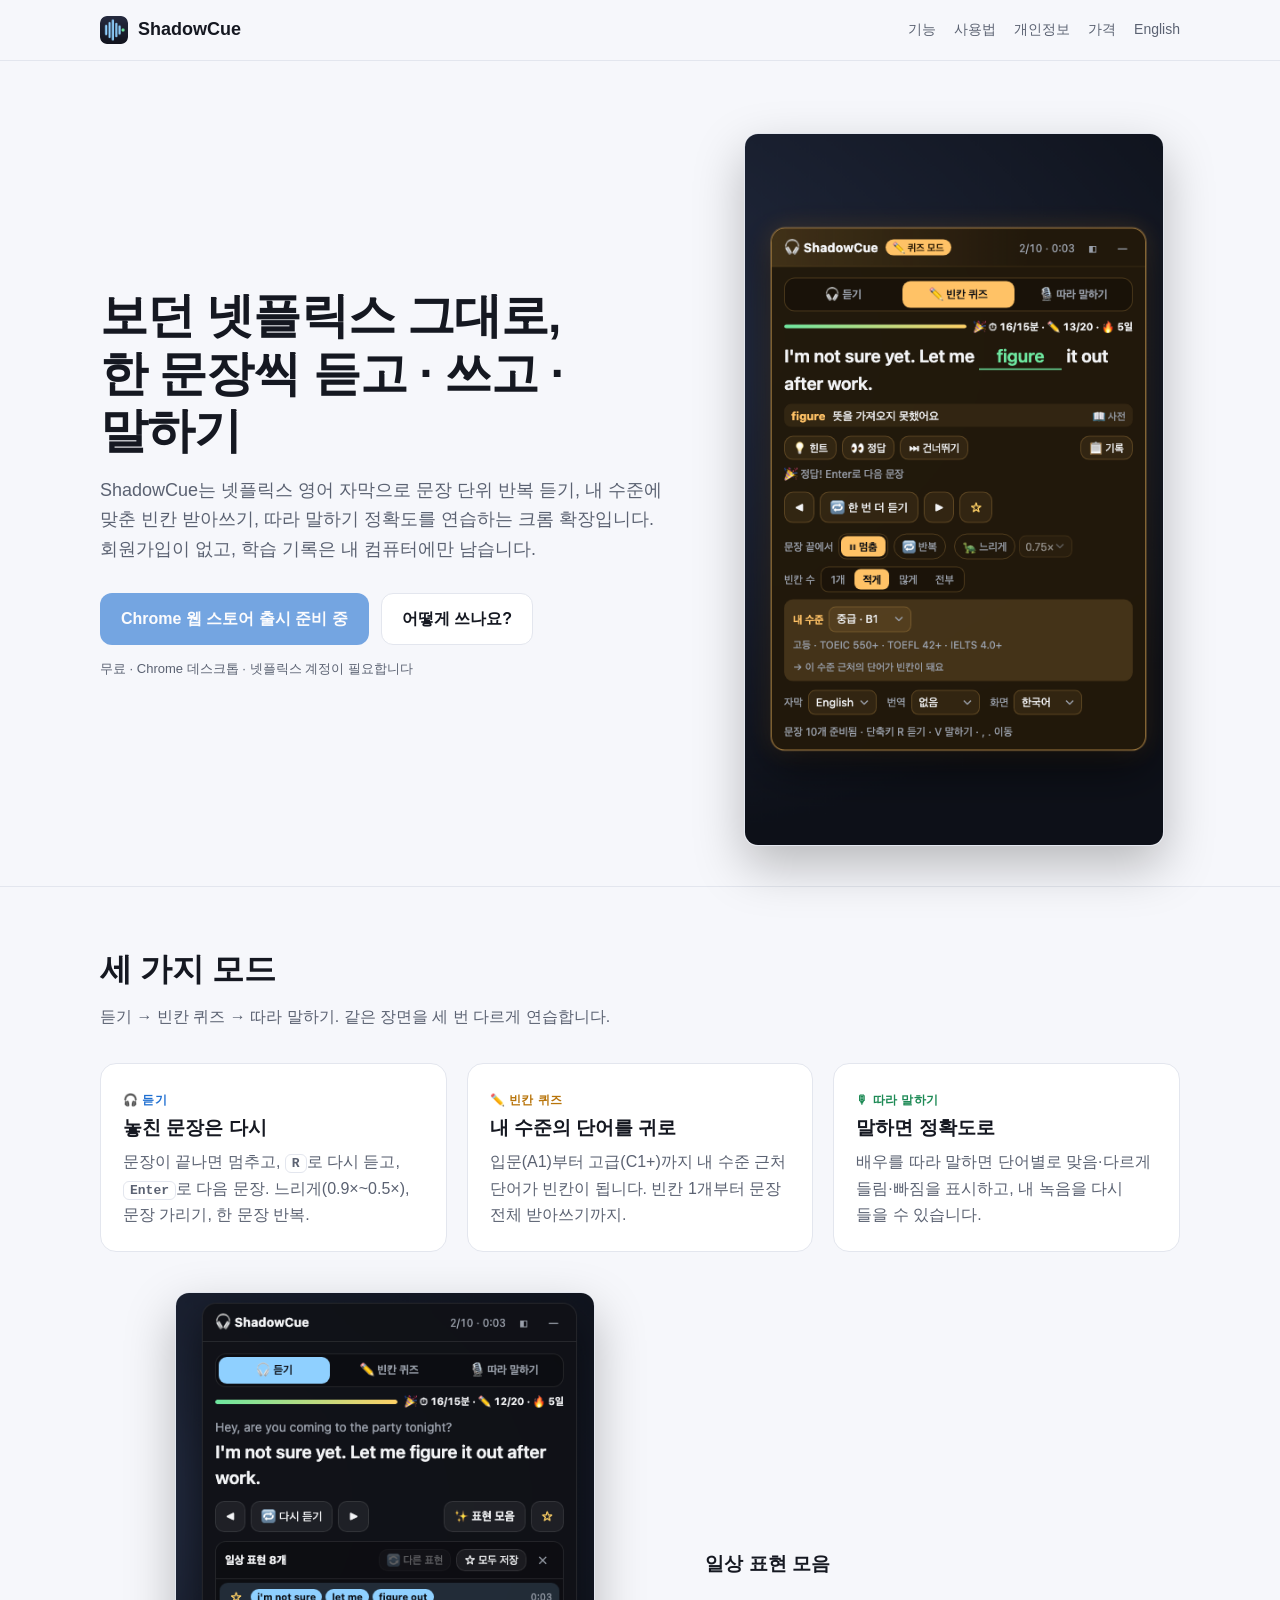
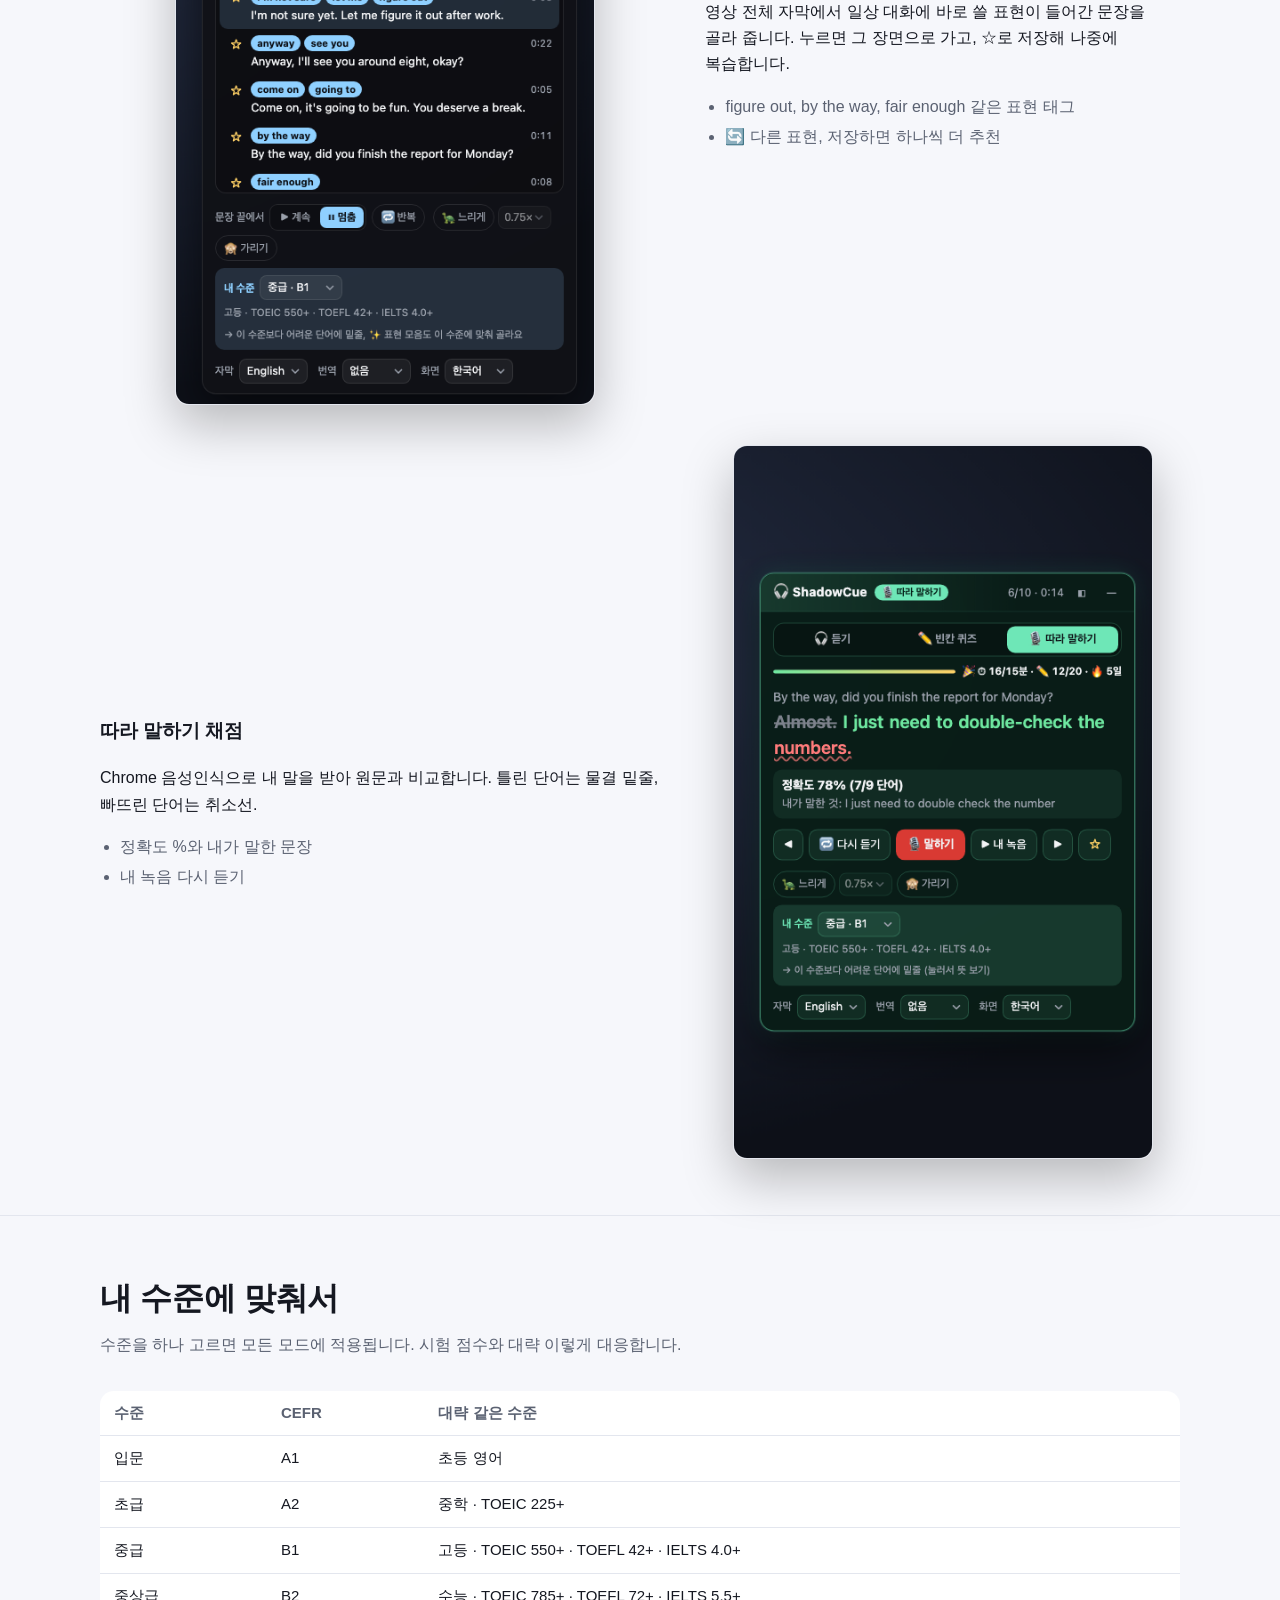
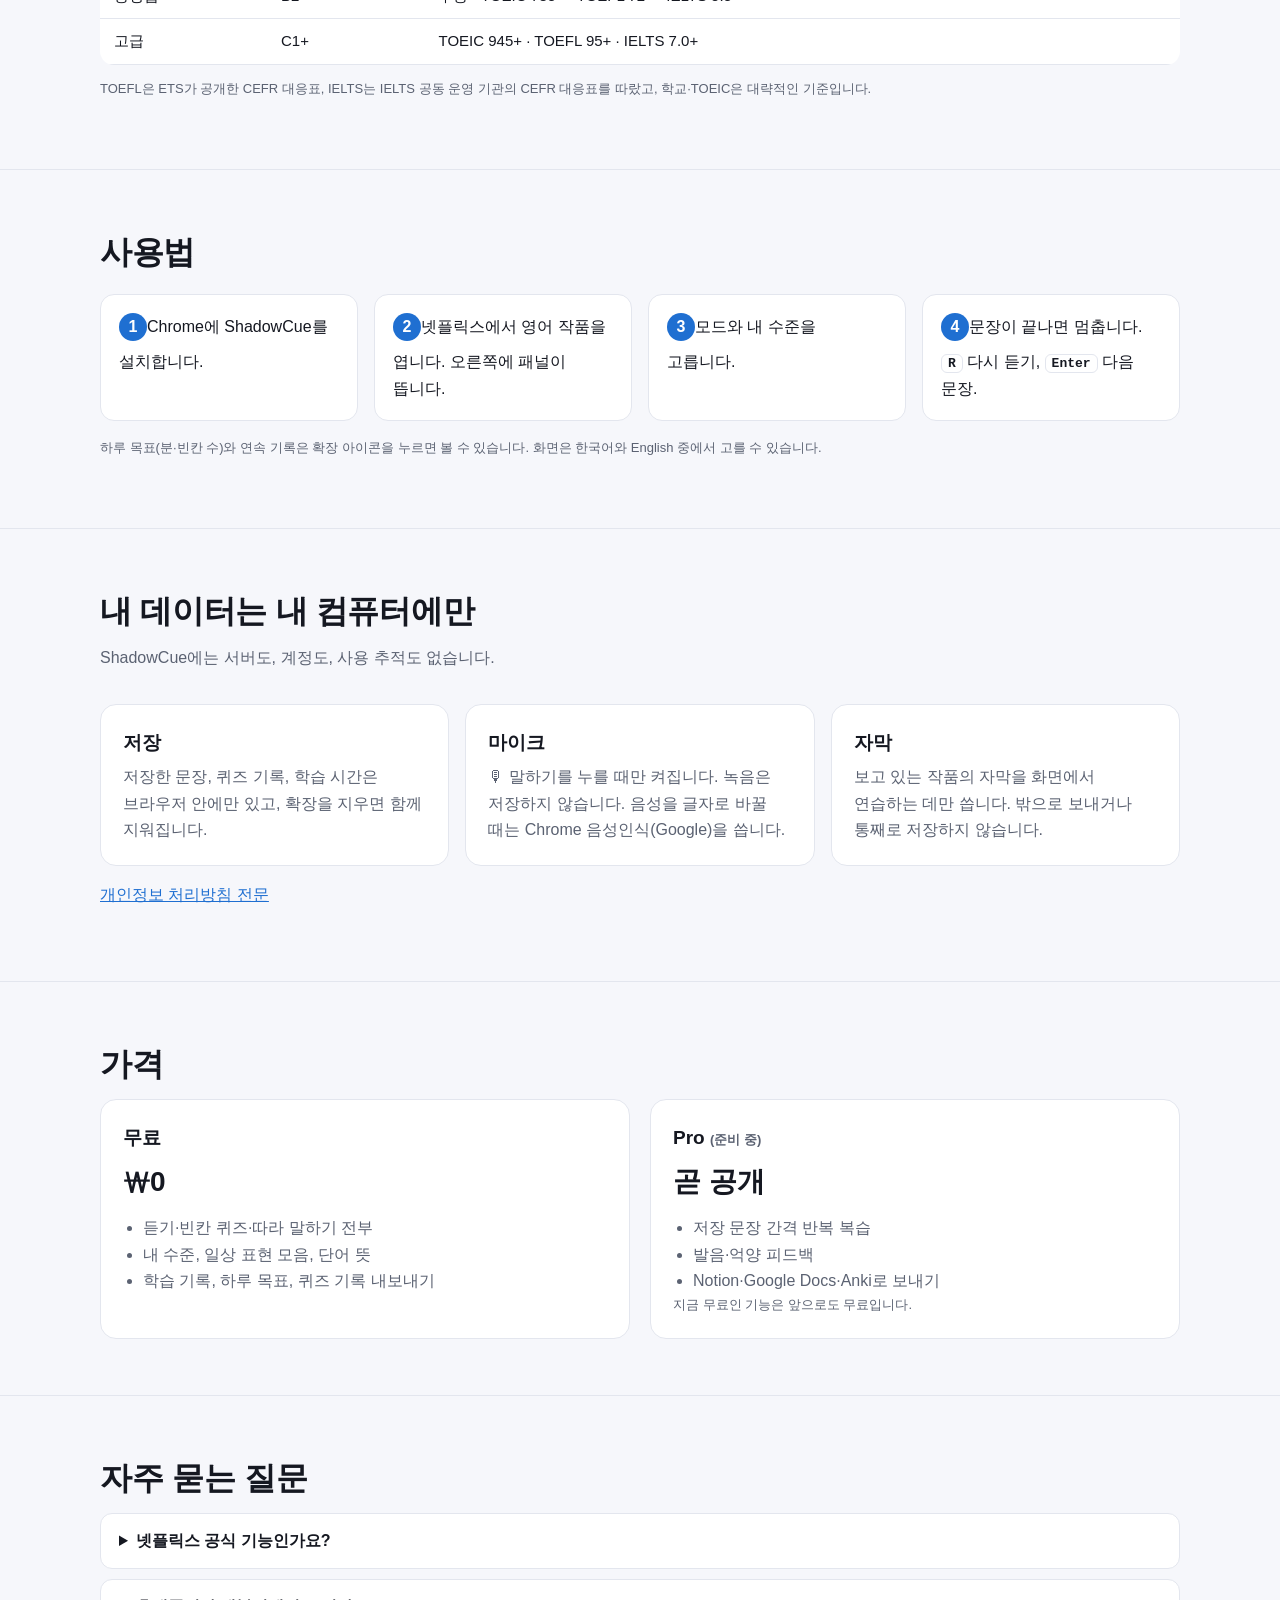
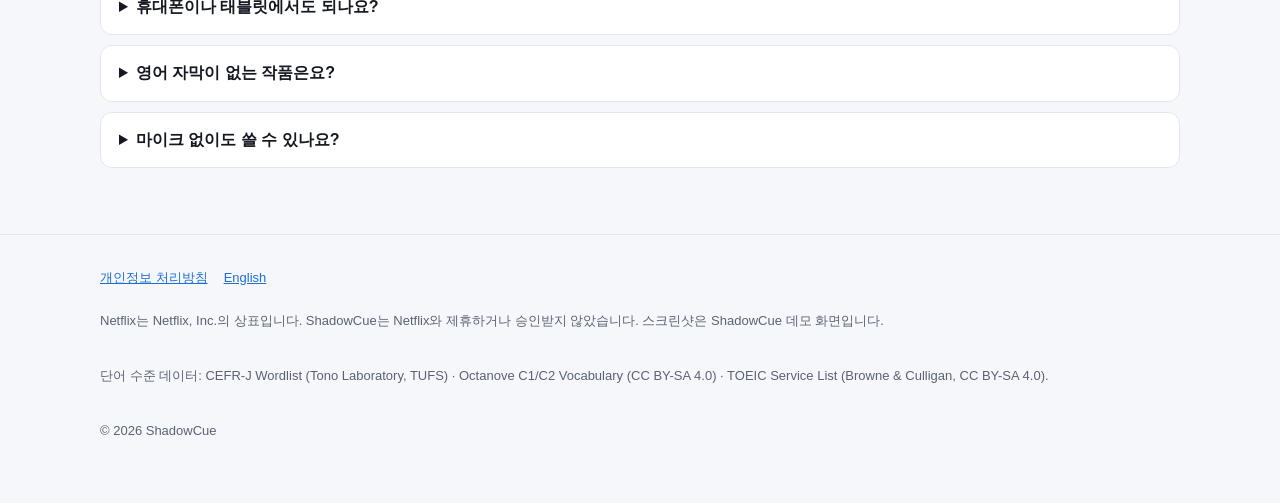
<file: index.html>
<!doctype html>
<html lang="ko">
<head>
  <meta charset="utf-8">
  <meta name="viewport" content="width=device-width, initial-scale=1">
  <meta name="color-scheme" content="light dark">
  <title>ShadowCue — 보던 넷플릭스로 영어 듣기·받아쓰기·따라 말하기</title>
  <meta name="description" content="넷플릭스 영어 자막으로 한 문장씩 다시 듣고, 내 수준에 맞는 빈칸을 채우고, 따라 말하면 정확도를 알려 주는 무료 크롬 확장. 계정도, 서버 전송도 없습니다.">
  <meta property="og:title" content="ShadowCue — 보던 넷플릭스로 영어 연습">
  <meta property="og:description" content="한 문장씩 듣고 · 빈칸 쓰고 · 따라 말하기. 데이터는 내 컴퓨터에만.">
  <meta property="og:image" content="img/shot-quiz-ko.png">
  <link rel="icon" href="img/icon.png">
  <link rel="alternate" hreflang="en" href="en/">
  <link rel="stylesheet" href="style.css">
</head>
<body>
  <header class="top">
    <div class="wrap">
      <a class="brand" href="./"><img src="img/icon.png" alt="" width="28" height="28">ShadowCue</a>
      <nav aria-label="페이지 메뉴">
        <a href="#modes">기능</a>
        <a href="#how" class="hide-sm">사용법</a>
        <a href="#privacy" class="hide-sm">개인정보</a>
        <a href="#pricing">가격</a>
        <a href="en/" lang="en" hreflang="en">English</a>
      </nav>
    </div>
  </header>

  <main>
    <div class="wrap hero">
      <div>
        <h1>보던 넷플릭스 그대로,<br>한 문장씩 듣고 · 쓰고 · 말하기</h1>
        <p class="lead">ShadowCue는 넷플릭스 영어 자막으로 문장 단위 반복 듣기, 내 수준에 맞춘 빈칸 받아쓰기, 따라 말하기 정확도를 연습하는 크롬 확장입니다. 회원가입이 없고, 학습 기록은 내 컴퓨터에만 남습니다.</p>
        <div class="cta">
          <span class="btn primary" aria-disabled="true">Chrome 웹 스토어 출시 준비 중</span>
          <a class="btn" href="#how">어떻게 쓰나요?</a>
        </div>
        <p class="note">무료 · Chrome 데스크톱 · 넷플릭스 계정이 필요합니다</p>
      </div>
      <img class="shot" src="img/shot-quiz-ko-panel.png" width="470" height="800" alt="넷플릭스 재생 화면 오른쪽에 뜬 ShadowCue 패널. 빈칸 퀴즈에서 figure를 맞혀 초록색으로 표시된 모습">
    </div>

    <section id="modes">
      <div class="wrap">
        <h2>세 가지 모드</h2>
        <p class="sub">듣기 → 빈칸 퀴즈 → 따라 말하기. 같은 장면을 세 번 다르게 연습합니다.</p>
        <div class="modes">
          <div class="card listen"><span class="tag">🎧 듣기</span><h3>놓친 문장은 다시</h3><p>문장이 끝나면 멈추고, <kbd>R</kbd>로 다시 듣고, <kbd>Enter</kbd>로 다음 문장. 느리게(0.9×~0.5×), 문장 가리기, 한 문장 반복.</p></div>
          <div class="card quiz"><span class="tag">✏️ 빈칸 퀴즈</span><h3>내 수준의 단어를 귀로</h3><p>입문(A1)부터 고급(C1+)까지 내 수준 근처 단어가 빈칸이 됩니다. 빈칸 1개부터 문장 전체 받아쓰기까지.</p></div>
          <div class="card speak"><span class="tag">🎙 따라 말하기</span><h3>말하면 정확도로</h3><p>배우를 따라 말하면 단어별로 맞음·다르게 들림·빠짐을 표시하고, 내 녹음을 다시 들을 수 있습니다.</p></div>
        </div>

        <div class="feature">
          <div class="text">
            <h3>일상 표현 모음</h3>
            <p>영상 전체 자막에서 일상 대화에 바로 쓸 표현이 들어간 문장을 골라 줍니다. 누르면 그 장면으로 가고, ☆로 저장해 나중에 복습합니다.</p>
            <ul><li>figure out, by the way, fair enough 같은 표현 태그</li><li>🔄 다른 표현, 저장하면 하나씩 더 추천</li></ul>
          </div>
          <img class="shot" src="img/shot-expr-ko-panel.png" width="470" height="800" loading="lazy" alt="표현 모음 목록: 표현 태그와 장면 시간이 붙은 문장들">
        </div>
        <div class="feature">
          <div class="text">
            <h3>따라 말하기 채점</h3>
            <p>Chrome 음성인식으로 내 말을 받아 원문과 비교합니다. 틀린 단어는 물결 밑줄, 빠뜨린 단어는 취소선.</p>
            <ul><li>정확도 %와 내가 말한 문장</li><li>내 녹음 다시 듣기</li></ul>
          </div>
          <img class="shot" src="img/shot-speak-ko-panel.png" width="470" height="800" loading="lazy" alt="따라 말하기 결과: 정확도 78%, 빠진 단어는 취소선, 다르게 들린 단어는 빨간 물결 밑줄">
        </div>
      </div>
    </section>

    <section id="levels">
      <div class="wrap">
        <h2>내 수준에 맞춰서</h2>
        <p class="sub">수준을 하나 고르면 모든 모드에 적용됩니다. 시험 점수와 대략 이렇게 대응합니다.</p>
        <table class="levels">
          <thead><tr><th>수준</th><th>CEFR</th><th>대략 같은 수준</th></tr></thead>
          <tbody>
            <tr><td>입문</td><td>A1</td><td>초등 영어</td></tr>
            <tr><td>초급</td><td>A2</td><td>중학 · TOEIC 225+</td></tr>
            <tr><td>중급</td><td>B1</td><td>고등 · TOEIC 550+ · TOEFL 42+ · IELTS 4.0+</td></tr>
            <tr><td>중상급</td><td>B2</td><td>수능 · TOEIC 785+ · TOEFL 72+ · IELTS 5.5+</td></tr>
            <tr><td>고급</td><td>C1+</td><td>TOEIC 945+ · TOEFL 95+ · IELTS 7.0+</td></tr>
          </tbody>
        </table>
        <p class="note">TOEFL은 ETS가 공개한 CEFR 대응표, IELTS는 IELTS 공동 운영 기관의 CEFR 대응표를 따랐고, 학교·TOEIC은 대략적인 기준입니다.</p>
      </div>
    </section>

    <section id="how">
      <div class="wrap">
        <h2>사용법</h2>
        <ol class="steps">
          <li>Chrome에 ShadowCue를 설치합니다.</li>
          <li>넷플릭스에서 영어 작품을 엽니다. 오른쪽에 패널이 뜹니다.</li>
          <li>모드와 내 수준을 고릅니다.</li>
          <li>문장이 끝나면 멈춥니다. <kbd>R</kbd> 다시 듣기, <kbd>Enter</kbd> 다음 문장.</li>
        </ol>
        <p class="note">하루 목표(분·빈칸 수)와 연속 기록은 확장 아이콘을 누르면 볼 수 있습니다. 화면은 한국어와 English 중에서 고를 수 있습니다.</p>
      </div>
    </section>

    <section id="privacy">
      <div class="wrap">
        <h2>내 데이터는 내 컴퓨터에만</h2>
        <p class="sub">ShadowCue에는 서버도, 계정도, 사용 추적도 없습니다.</p>
        <div class="privacy-points">
          <div class="card"><h3>저장</h3><p>저장한 문장, 퀴즈 기록, 학습 시간은 브라우저 안에만 있고, 확장을 지우면 함께 지워집니다.</p></div>
          <div class="card"><h3>마이크</h3><p>🎙 말하기를 누를 때만 켜집니다. 녹음은 저장하지 않습니다. 음성을 글자로 바꿀 때는 Chrome 음성인식(Google)을 씁니다.</p></div>
          <div class="card"><h3>자막</h3><p>보고 있는 작품의 자막을 화면에서 연습하는 데만 씁니다. 밖으로 보내거나 통째로 저장하지 않습니다.</p></div>
        </div>
        <p><a href="privacy.html">개인정보 처리방침 전문</a></p>
      </div>
    </section>

    <section id="pricing">
      <div class="wrap">
        <h2>가격</h2>
        <div class="price">
          <div class="card"><h3>무료</h3><div class="amount">₩0</div><ul><li>듣기·빈칸 퀴즈·따라 말하기 전부</li><li>내 수준, 일상 표현 모음, 단어 뜻</li><li>학습 기록, 하루 목표, 퀴즈 기록 내보내기</li></ul></div>
          <div class="card"><h3>Pro <span class="note">(준비 중)</span></h3><div class="amount">곧 공개</div><ul><li>저장 문장 간격 반복 복습</li><li>발음·억양 피드백</li><li>Notion·Google Docs·Anki로 보내기</li></ul><p class="note">지금 무료인 기능은 앞으로도 무료입니다.</p></div>
        </div>
      </div>
    </section>

    <section id="faq">
      <div class="wrap">
        <h2>자주 묻는 질문</h2>
        <details><summary>넷플릭스 공식 기능인가요?</summary><p>아닙니다. ShadowCue는 넷플릭스와 제휴하거나 승인받지 않은 독립 학습 도구입니다. 넷플릭스 재생 화면 위에 연습 패널을 띄웁니다.</p></details>
        <details><summary>휴대폰이나 태블릿에서도 되나요?</summary><p>지금은 데스크톱 Chrome에서만 동작합니다.</p></details>
        <details><summary>영어 자막이 없는 작품은요?</summary><p>영어 자막(또는 영어 CC)이 있는 작품에서만 쓸 수 있습니다.</p></details>
        <details><summary>마이크 없이도 쓸 수 있나요?</summary><p>네. 듣기와 빈칸 퀴즈는 마이크 없이 동작합니다.</p></details>
      </div>
    </section>
  </main>

  <footer>
    <div class="wrap">
      <nav><a href="privacy.html">개인정보 처리방침</a><a href="en/" lang="en">English</a></nav>
      <p>Netflix는 Netflix, Inc.의 상표입니다. ShadowCue는 Netflix와 제휴하거나 승인받지 않았습니다. 스크린샷은 ShadowCue 데모 화면입니다.</p>
      <p>단어 수준 데이터: CEFR-J Wordlist (Tono Laboratory, TUFS) · Octanove C1/C2 Vocabulary (CC BY-SA 4.0) · TOEIC Service List (Browne &amp; Culligan, CC BY-SA 4.0).</p>
      <p>© 2026 ShadowCue</p>
    </div>
  </footer>
</body>
</html>
</file>
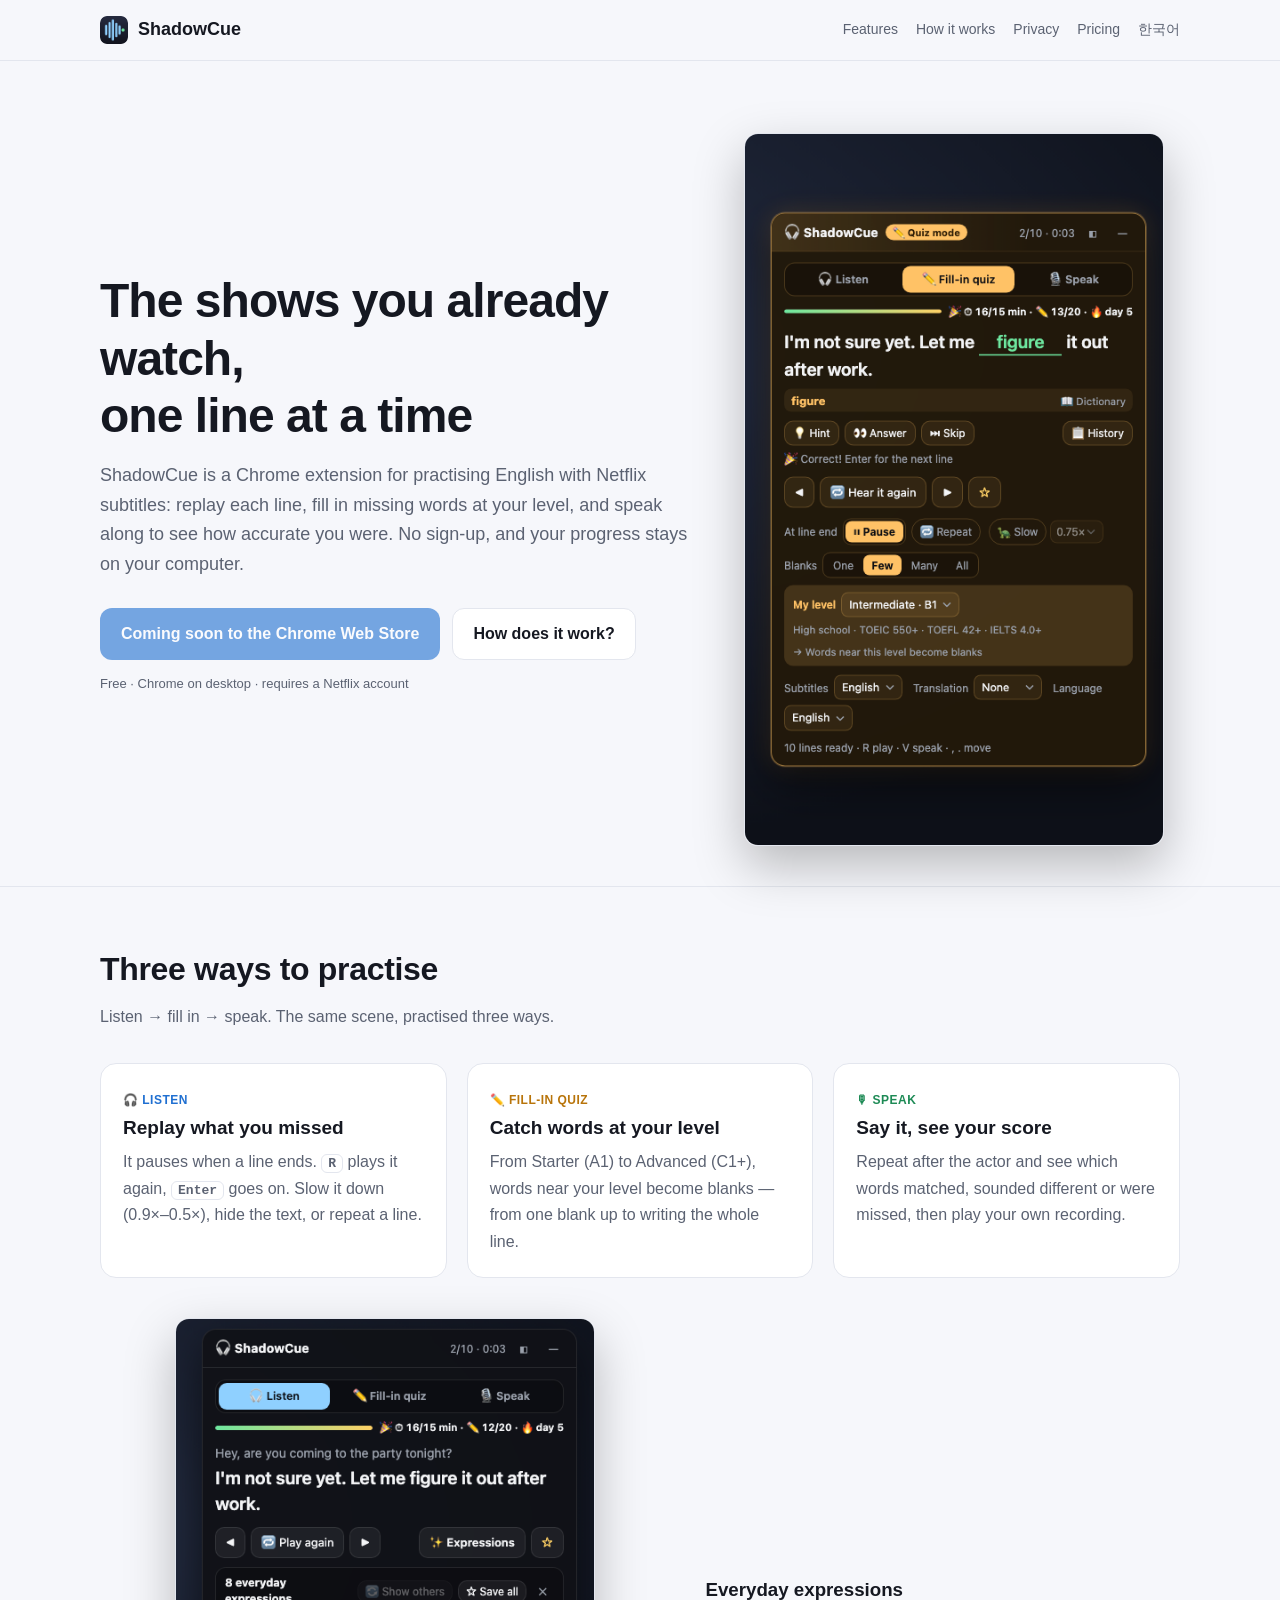
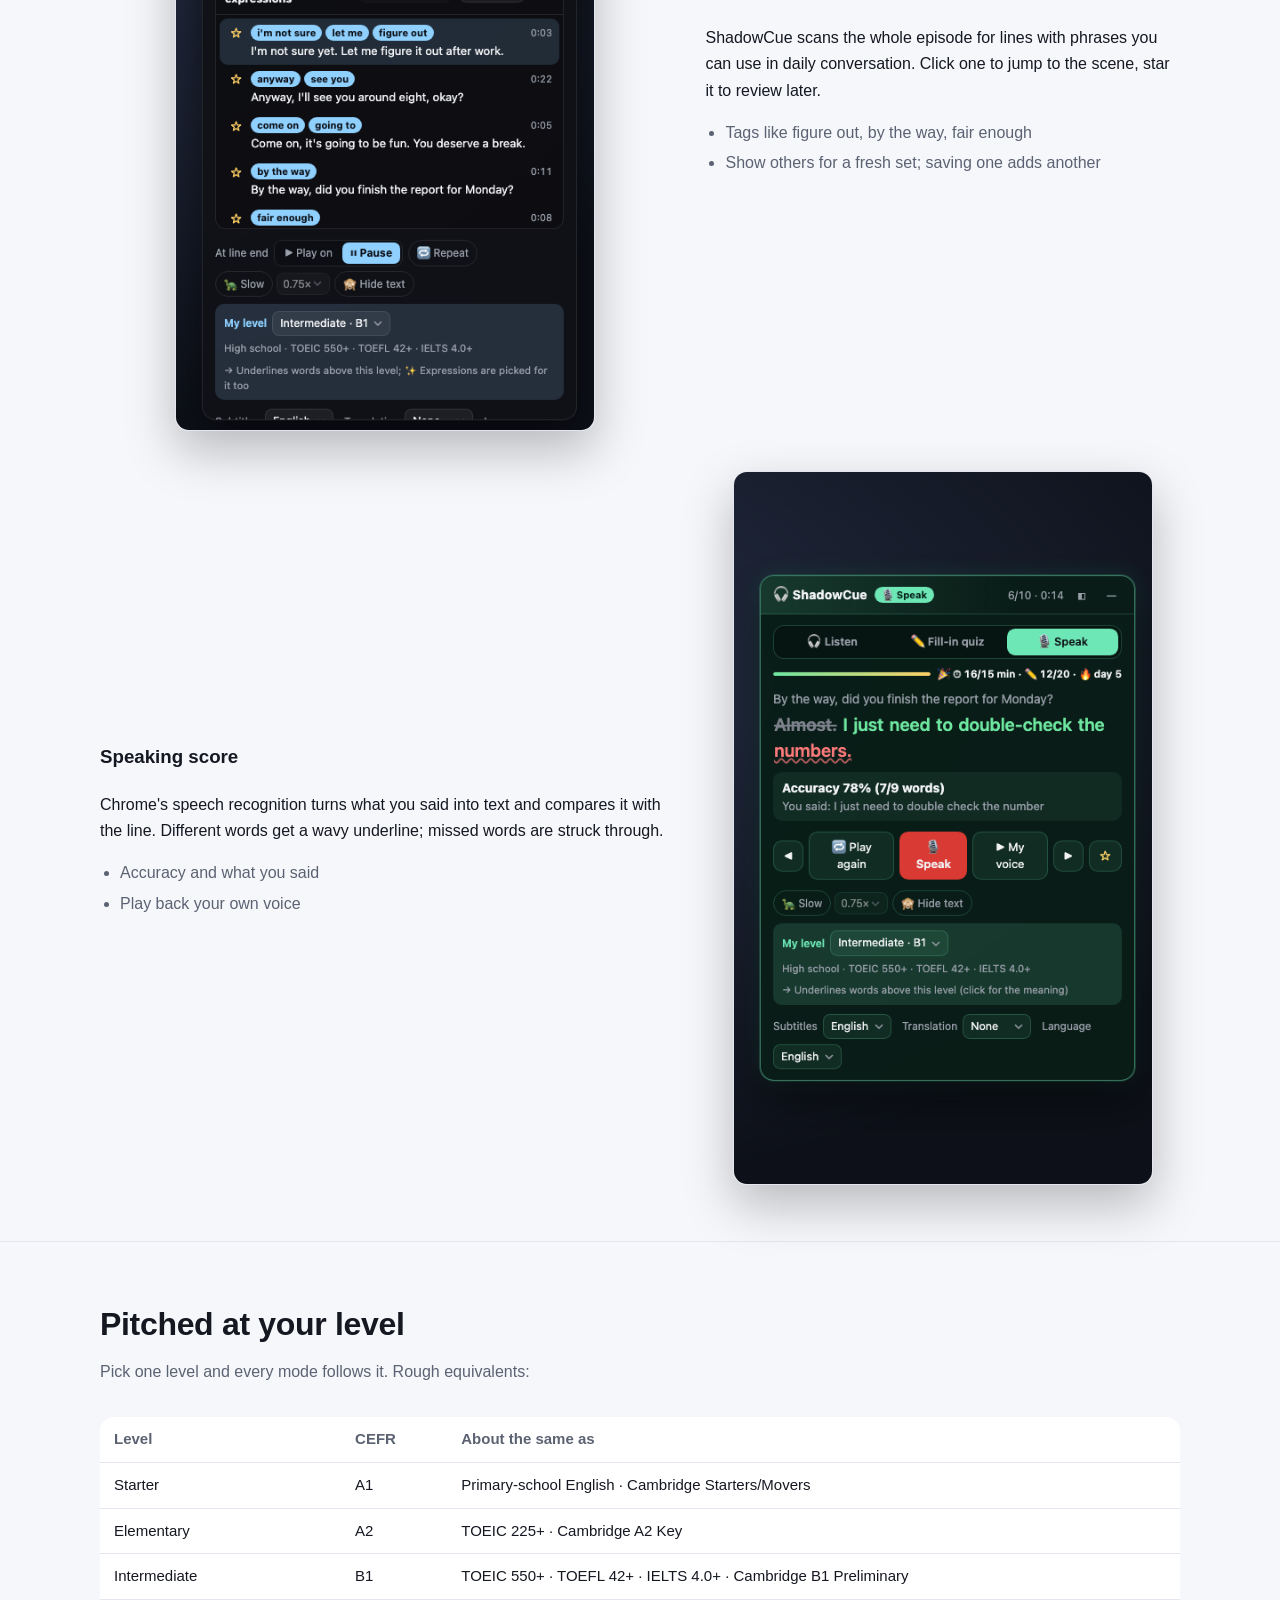
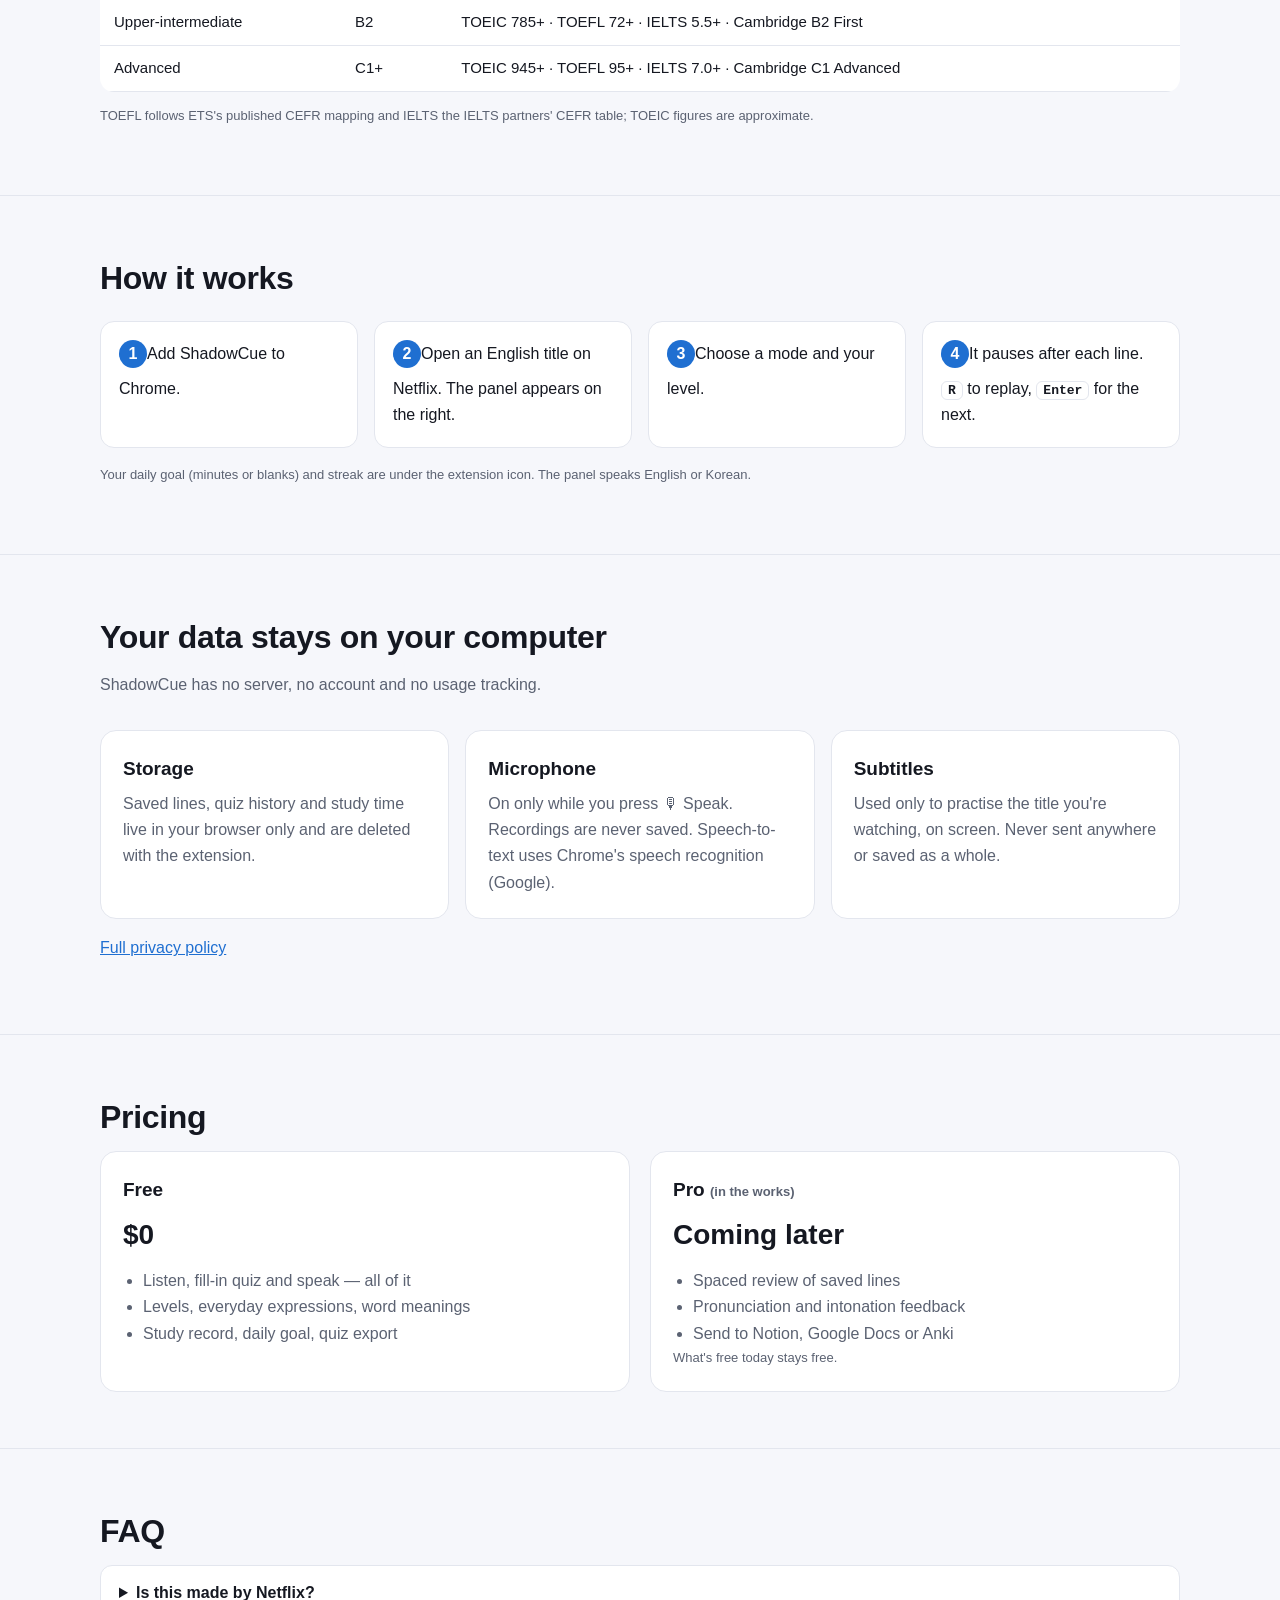
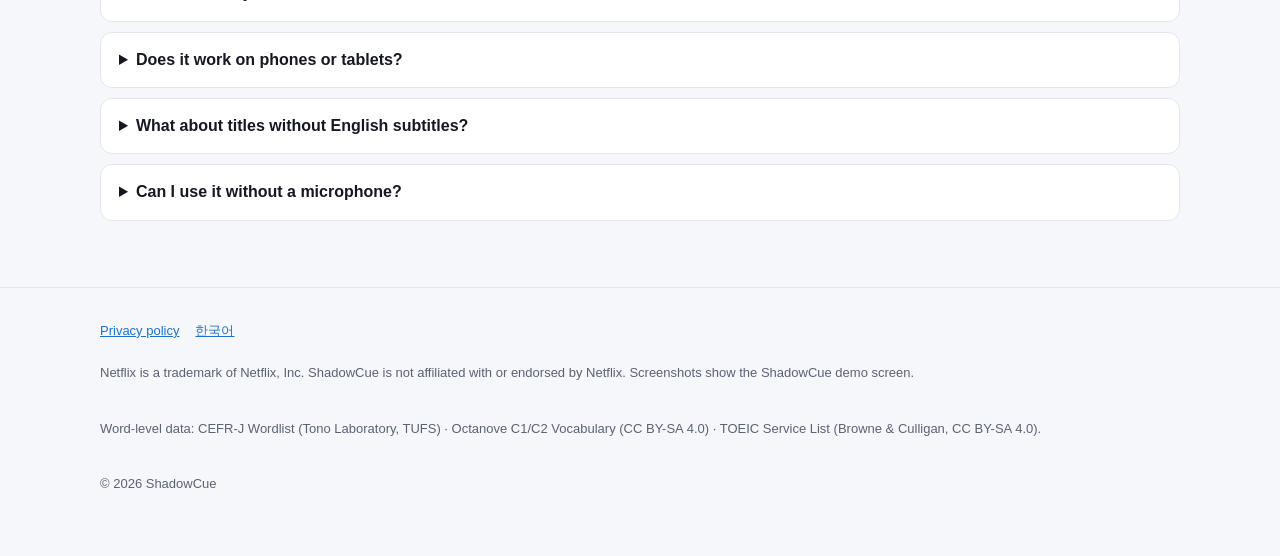
<file: en/index.html>
<!doctype html>
<html lang="en">
<head>
  <meta charset="utf-8">
  <meta name="viewport" content="width=device-width, initial-scale=1">
  <meta name="color-scheme" content="light dark">
  <title>ShadowCue — Practise English listening, dictation and speaking with Netflix</title>
  <meta name="description" content="A free Chrome extension for learning English with Netflix subtitles: replay line by line, fill in words at your level, and speak along with a score. No account, nothing leaves your computer.">
  <meta property="og:title" content="ShadowCue — English practice on the shows you already watch">
  <meta property="og:description" content="Listen line by line · fill in the blanks · speak along. Your data stays on your computer.">
  <meta property="og:image" content="../img/shot-quiz-en.png">
  <link rel="icon" href="../img/icon.png">
  <link rel="alternate" hreflang="ko" href="../">
  <link rel="stylesheet" href="../style.css">
</head>
<body>
  <header class="top">
    <div class="wrap">
      <a class="brand" href="./"><img src="../img/icon.png" alt="" width="28" height="28">ShadowCue</a>
      <nav aria-label="Page menu">
        <a href="#modes">Features</a>
        <a href="#how" class="hide-sm">How it works</a>
        <a href="#privacy" class="hide-sm">Privacy</a>
        <a href="#pricing">Pricing</a>
        <a href="../" lang="ko" hreflang="ko">한국어</a>
      </nav>
    </div>
  </header>

  <main>
    <div class="wrap hero">
      <div>
        <h1>The shows you already watch,<br>one line at a time</h1>
        <p class="lead">ShadowCue is a Chrome extension for practising English with Netflix subtitles: replay each line, fill in missing words at your level, and speak along to see how accurate you were. No sign-up, and your progress stays on your computer.</p>
        <div class="cta">
          <span class="btn primary" aria-disabled="true">Coming soon to the Chrome Web Store</span>
          <a class="btn" href="#how">How does it work?</a>
        </div>
        <p class="note">Free · Chrome on desktop · requires a Netflix account</p>
      </div>
      <img class="shot" src="../img/shot-quiz-en-panel.png" width="470" height="800" alt="The ShadowCue panel next to the video player, with the word figure filled in correctly in the fill-in quiz">
    </div>

    <section id="modes">
      <div class="wrap">
        <h2>Three ways to practise</h2>
        <p class="sub">Listen → fill in → speak. The same scene, practised three ways.</p>
        <div class="modes">
          <div class="card listen"><span class="tag">🎧 Listen</span><h3>Replay what you missed</h3><p>It pauses when a line ends. <kbd>R</kbd> plays it again, <kbd>Enter</kbd> goes on. Slow it down (0.9×–0.5×), hide the text, or repeat a line.</p></div>
          <div class="card quiz"><span class="tag">✏️ Fill-in quiz</span><h3>Catch words at your level</h3><p>From Starter (A1) to Advanced (C1+), words near your level become blanks — from one blank up to writing the whole line.</p></div>
          <div class="card speak"><span class="tag">🎙 Speak</span><h3>Say it, see your score</h3><p>Repeat after the actor and see which words matched, sounded different or were missed, then play your own recording.</p></div>
        </div>

        <div class="feature">
          <div class="text">
            <h3>Everyday expressions</h3>
            <p>ShadowCue scans the whole episode for lines with phrases you can use in daily conversation. Click one to jump to the scene, star it to review later.</p>
            <ul><li>Tags like figure out, by the way, fair enough</li><li>Show others for a fresh set; saving one adds another</li></ul>
          </div>
          <img class="shot" src="../img/shot-expr-en-panel.png" width="470" height="800" loading="lazy" alt="The expressions list: lines with phrase tags and scene times">
        </div>
        <div class="feature">
          <div class="text">
            <h3>Speaking score</h3>
            <p>Chrome's speech recognition turns what you said into text and compares it with the line. Different words get a wavy underline; missed words are struck through.</p>
            <ul><li>Accuracy and what you said</li><li>Play back your own voice</li></ul>
          </div>
          <img class="shot" src="../img/shot-speak-en-panel.png" width="470" height="800" loading="lazy" alt="Speaking result: 78% accuracy, a missed word struck through and a different-sounding word underlined in red">
        </div>
      </div>
    </section>

    <section id="levels">
      <div class="wrap">
        <h2>Pitched at your level</h2>
        <p class="sub">Pick one level and every mode follows it. Rough equivalents:</p>
        <table class="levels">
          <thead><tr><th>Level</th><th>CEFR</th><th>About the same as</th></tr></thead>
          <tbody>
            <tr><td>Starter</td><td>A1</td><td>Primary-school English · Cambridge Starters/Movers</td></tr>
            <tr><td>Elementary</td><td>A2</td><td>TOEIC 225+ · Cambridge A2 Key</td></tr>
            <tr><td>Intermediate</td><td>B1</td><td>TOEIC 550+ · TOEFL 42+ · IELTS 4.0+ · Cambridge B1 Preliminary</td></tr>
            <tr><td>Upper-intermediate</td><td>B2</td><td>TOEIC 785+ · TOEFL 72+ · IELTS 5.5+ · Cambridge B2 First</td></tr>
            <tr><td>Advanced</td><td>C1+</td><td>TOEIC 945+ · TOEFL 95+ · IELTS 7.0+ · Cambridge C1 Advanced</td></tr>
          </tbody>
        </table>
        <p class="note">TOEFL follows ETS's published CEFR mapping and IELTS the IELTS partners' CEFR table; TOEIC figures are approximate.</p>
      </div>
    </section>

    <section id="how">
      <div class="wrap">
        <h2>How it works</h2>
        <ol class="steps">
          <li>Add ShadowCue to Chrome.</li>
          <li>Open an English title on Netflix. The panel appears on the right.</li>
          <li>Choose a mode and your level.</li>
          <li>It pauses after each line. <kbd>R</kbd> to replay, <kbd>Enter</kbd> for the next.</li>
        </ol>
        <p class="note">Your daily goal (minutes or blanks) and streak are under the extension icon. The panel speaks English or Korean.</p>
      </div>
    </section>

    <section id="privacy">
      <div class="wrap">
        <h2>Your data stays on your computer</h2>
        <p class="sub">ShadowCue has no server, no account and no usage tracking.</p>
        <div class="privacy-points">
          <div class="card"><h3>Storage</h3><p>Saved lines, quiz history and study time live in your browser only and are deleted with the extension.</p></div>
          <div class="card"><h3>Microphone</h3><p>On only while you press 🎙 Speak. Recordings are never saved. Speech-to-text uses Chrome's speech recognition (Google).</p></div>
          <div class="card"><h3>Subtitles</h3><p>Used only to practise the title you're watching, on screen. Never sent anywhere or saved as a whole.</p></div>
        </div>
        <p><a href="privacy.html">Full privacy policy</a></p>
      </div>
    </section>

    <section id="pricing">
      <div class="wrap">
        <h2>Pricing</h2>
        <div class="price">
          <div class="card"><h3>Free</h3><div class="amount">$0</div><ul><li>Listen, fill-in quiz and speak — all of it</li><li>Levels, everyday expressions, word meanings</li><li>Study record, daily goal, quiz export</li></ul></div>
          <div class="card"><h3>Pro <span class="note">(in the works)</span></h3><div class="amount">Coming later</div><ul><li>Spaced review of saved lines</li><li>Pronunciation and intonation feedback</li><li>Send to Notion, Google Docs or Anki</li></ul><p class="note">What's free today stays free.</p></div>
        </div>
      </div>
    </section>

    <section id="faq">
      <div class="wrap">
        <h2>FAQ</h2>
        <details><summary>Is this made by Netflix?</summary><p>No. ShadowCue is an independent learning tool, not affiliated with or endorsed by Netflix. It shows a practice panel over the Netflix player.</p></details>
        <details><summary>Does it work on phones or tablets?</summary><p>Not yet — Chrome on desktop only.</p></details>
        <details><summary>What about titles without English subtitles?</summary><p>It needs English subtitles (or English CC) on the title.</p></details>
        <details><summary>Can I use it without a microphone?</summary><p>Yes. Listening and the fill-in quiz don't need one.</p></details>
      </div>
    </section>
  </main>

  <footer>
    <div class="wrap">
      <nav><a href="privacy.html">Privacy policy</a><a href="../" lang="ko">한국어</a></nav>
      <p>Netflix is a trademark of Netflix, Inc. ShadowCue is not affiliated with or endorsed by Netflix. Screenshots show the ShadowCue demo screen.</p>
      <p>Word-level data: CEFR-J Wordlist (Tono Laboratory, TUFS) · Octanove C1/C2 Vocabulary (CC BY-SA 4.0) · TOEIC Service List (Browne &amp; Culligan, CC BY-SA 4.0).</p>
      <p>© 2026 ShadowCue</p>
    </div>
  </footer>
</body>
</html>
</file>
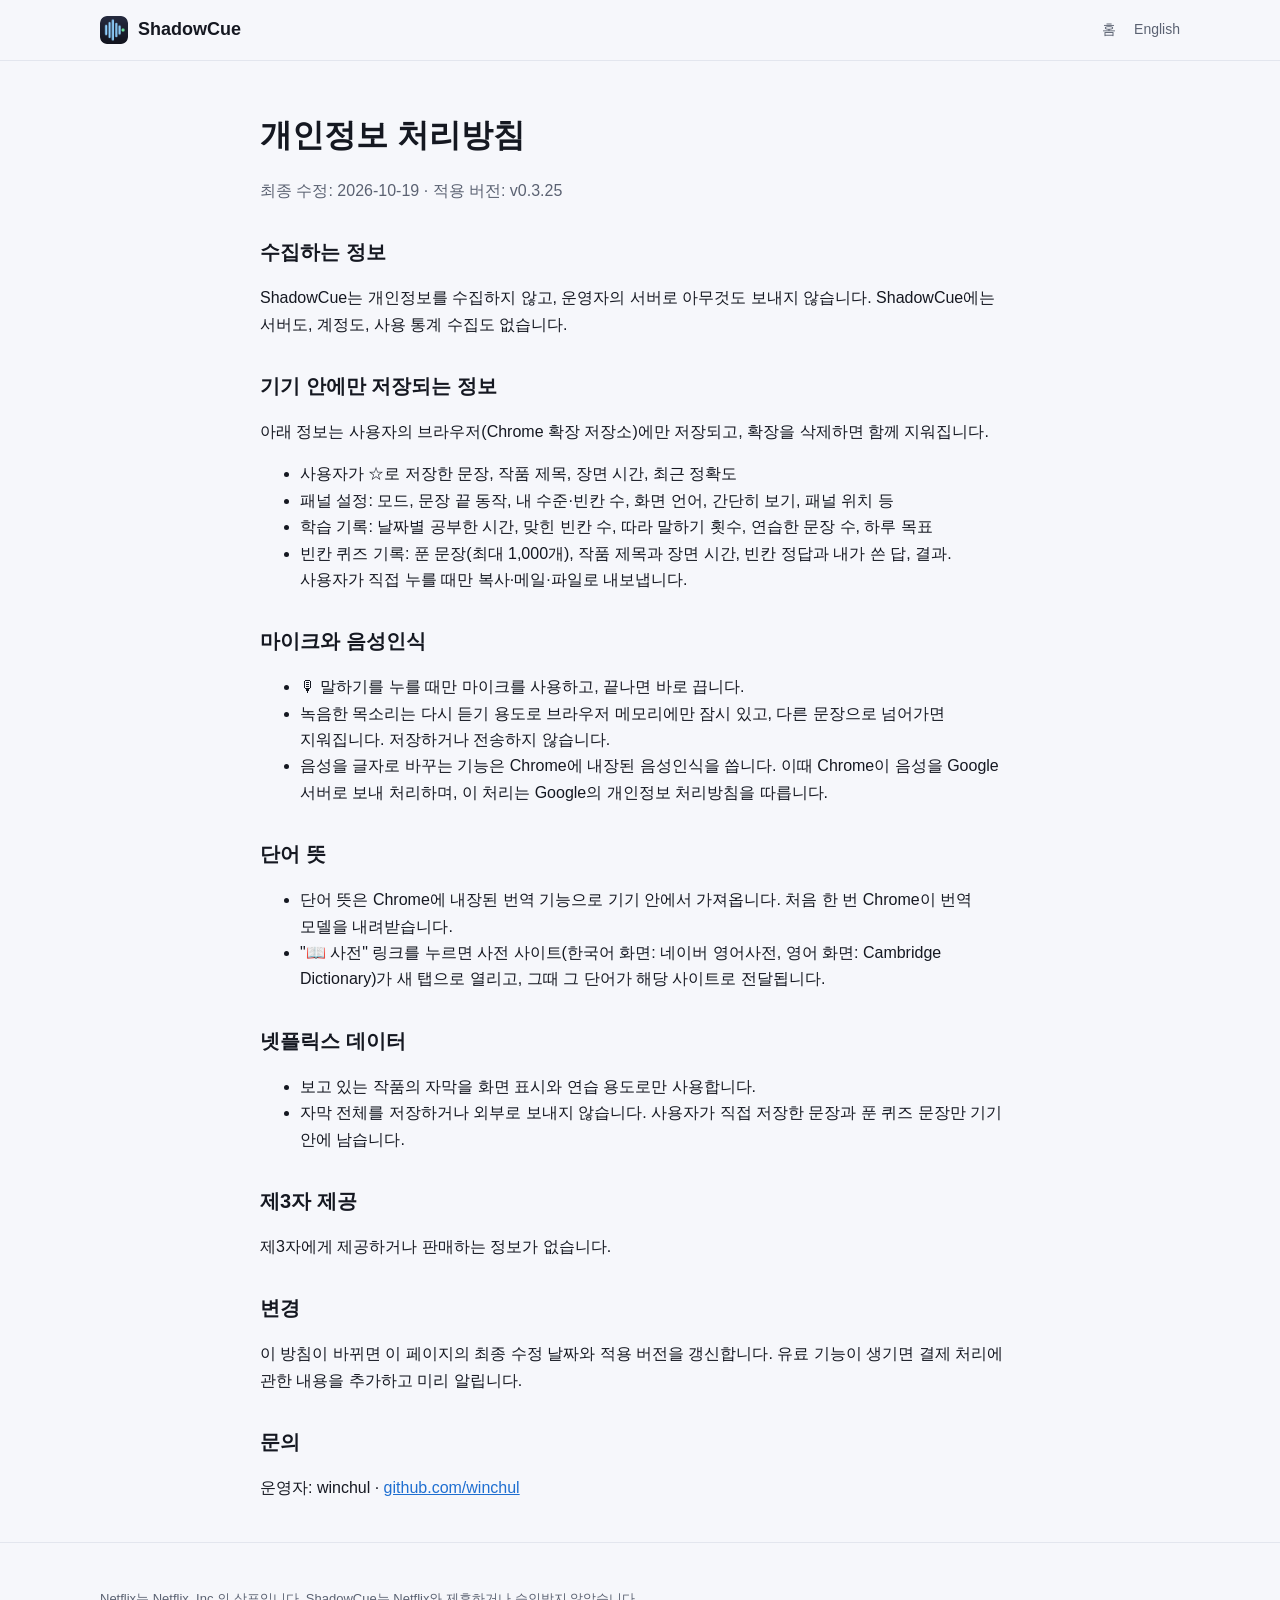
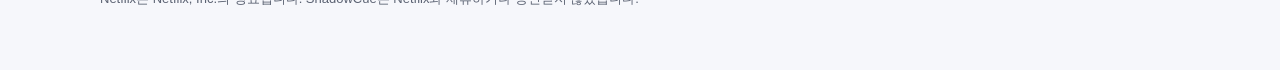
<file: privacy.html>
<!doctype html>
<html lang="ko">
<head>
  <meta charset="utf-8">
  <meta name="viewport" content="width=device-width, initial-scale=1">
  <meta name="color-scheme" content="light dark">
  <title>개인정보 처리방침 — ShadowCue</title>
  <link rel="icon" href="img/icon.png">
  <link rel="alternate" hreflang="en" href="en/privacy.html">
  <link rel="stylesheet" href="style.css">
</head>
<body>
  <header class="top">
    <div class="wrap">
      <a class="brand" href="./"><img src="img/icon.png" alt="" width="28" height="28">ShadowCue</a>
      <nav aria-label="페이지 메뉴"><a href="./">홈</a><a href="en/privacy.html" lang="en" hreflang="en">English</a></nav>
    </div>
  </header>
  <main class="wrap doc">
    <h1>개인정보 처리방침</h1>
    <p class="meta">최종 수정: 2026-10-19 · 적용 버전: v0.3.25</p>

    <h2>수집하는 정보</h2>
    <p>ShadowCue는 개인정보를 수집하지 않고, 운영자의 서버로 아무것도 보내지 않습니다. ShadowCue에는 서버도, 계정도, 사용 통계 수집도 없습니다.</p>

    <h2>기기 안에만 저장되는 정보</h2>
    <p>아래 정보는 사용자의 브라우저(Chrome 확장 저장소)에만 저장되고, 확장을 삭제하면 함께 지워집니다.</p>
    <ul>
      <li>사용자가 ☆로 저장한 문장, 작품 제목, 장면 시간, 최근 정확도</li>
      <li>패널 설정: 모드, 문장 끝 동작, 내 수준·빈칸 수, 화면 언어, 간단히 보기, 패널 위치 등</li>
      <li>학습 기록: 날짜별 공부한 시간, 맞힌 빈칸 수, 따라 말하기 횟수, 연습한 문장 수, 하루 목표</li>
      <li>빈칸 퀴즈 기록: 푼 문장(최대 1,000개), 작품 제목과 장면 시간, 빈칸 정답과 내가 쓴 답, 결과. 사용자가 직접 누를 때만 복사·메일·파일로 내보냅니다.</li>
    </ul>

    <h2>마이크와 음성인식</h2>
    <ul>
      <li>🎙 말하기를 누를 때만 마이크를 사용하고, 끝나면 바로 끕니다.</li>
      <li>녹음한 목소리는 다시 듣기 용도로 브라우저 메모리에만 잠시 있고, 다른 문장으로 넘어가면 지워집니다. 저장하거나 전송하지 않습니다.</li>
      <li>음성을 글자로 바꾸는 기능은 Chrome에 내장된 음성인식을 씁니다. 이때 Chrome이 음성을 Google 서버로 보내 처리하며, 이 처리는 Google의 개인정보 처리방침을 따릅니다.</li>
    </ul>

    <h2>단어 뜻</h2>
    <ul>
      <li>단어 뜻은 Chrome에 내장된 번역 기능으로 기기 안에서 가져옵니다. 처음 한 번 Chrome이 번역 모델을 내려받습니다.</li>
      <li>"📖 사전" 링크를 누르면 사전 사이트(한국어 화면: 네이버 영어사전, 영어 화면: Cambridge Dictionary)가 새 탭으로 열리고, 그때 그 단어가 해당 사이트로 전달됩니다.</li>
    </ul>

    <h2>넷플릭스 데이터</h2>
    <ul>
      <li>보고 있는 작품의 자막을 화면 표시와 연습 용도로만 사용합니다.</li>
      <li>자막 전체를 저장하거나 외부로 보내지 않습니다. 사용자가 직접 저장한 문장과 푼 퀴즈 문장만 기기 안에 남습니다.</li>
    </ul>

    <h2>제3자 제공</h2>
    <p>제3자에게 제공하거나 판매하는 정보가 없습니다.</p>

    <h2>변경</h2>
    <p>이 방침이 바뀌면 이 페이지의 최종 수정 날짜와 적용 버전을 갱신합니다. 유료 기능이 생기면 결제 처리에 관한 내용을 추가하고 미리 알립니다.</p>

    <h2>문의</h2>
    <p>운영자: winchul · <a href="https://github.com/winchul">github.com/winchul</a></p>
  </main>
  <footer><div class="wrap"><p>Netflix는 Netflix, Inc.의 상표입니다. ShadowCue는 Netflix와 제휴하거나 승인받지 않았습니다.</p></div></footer>
</body>
</html>
</file>
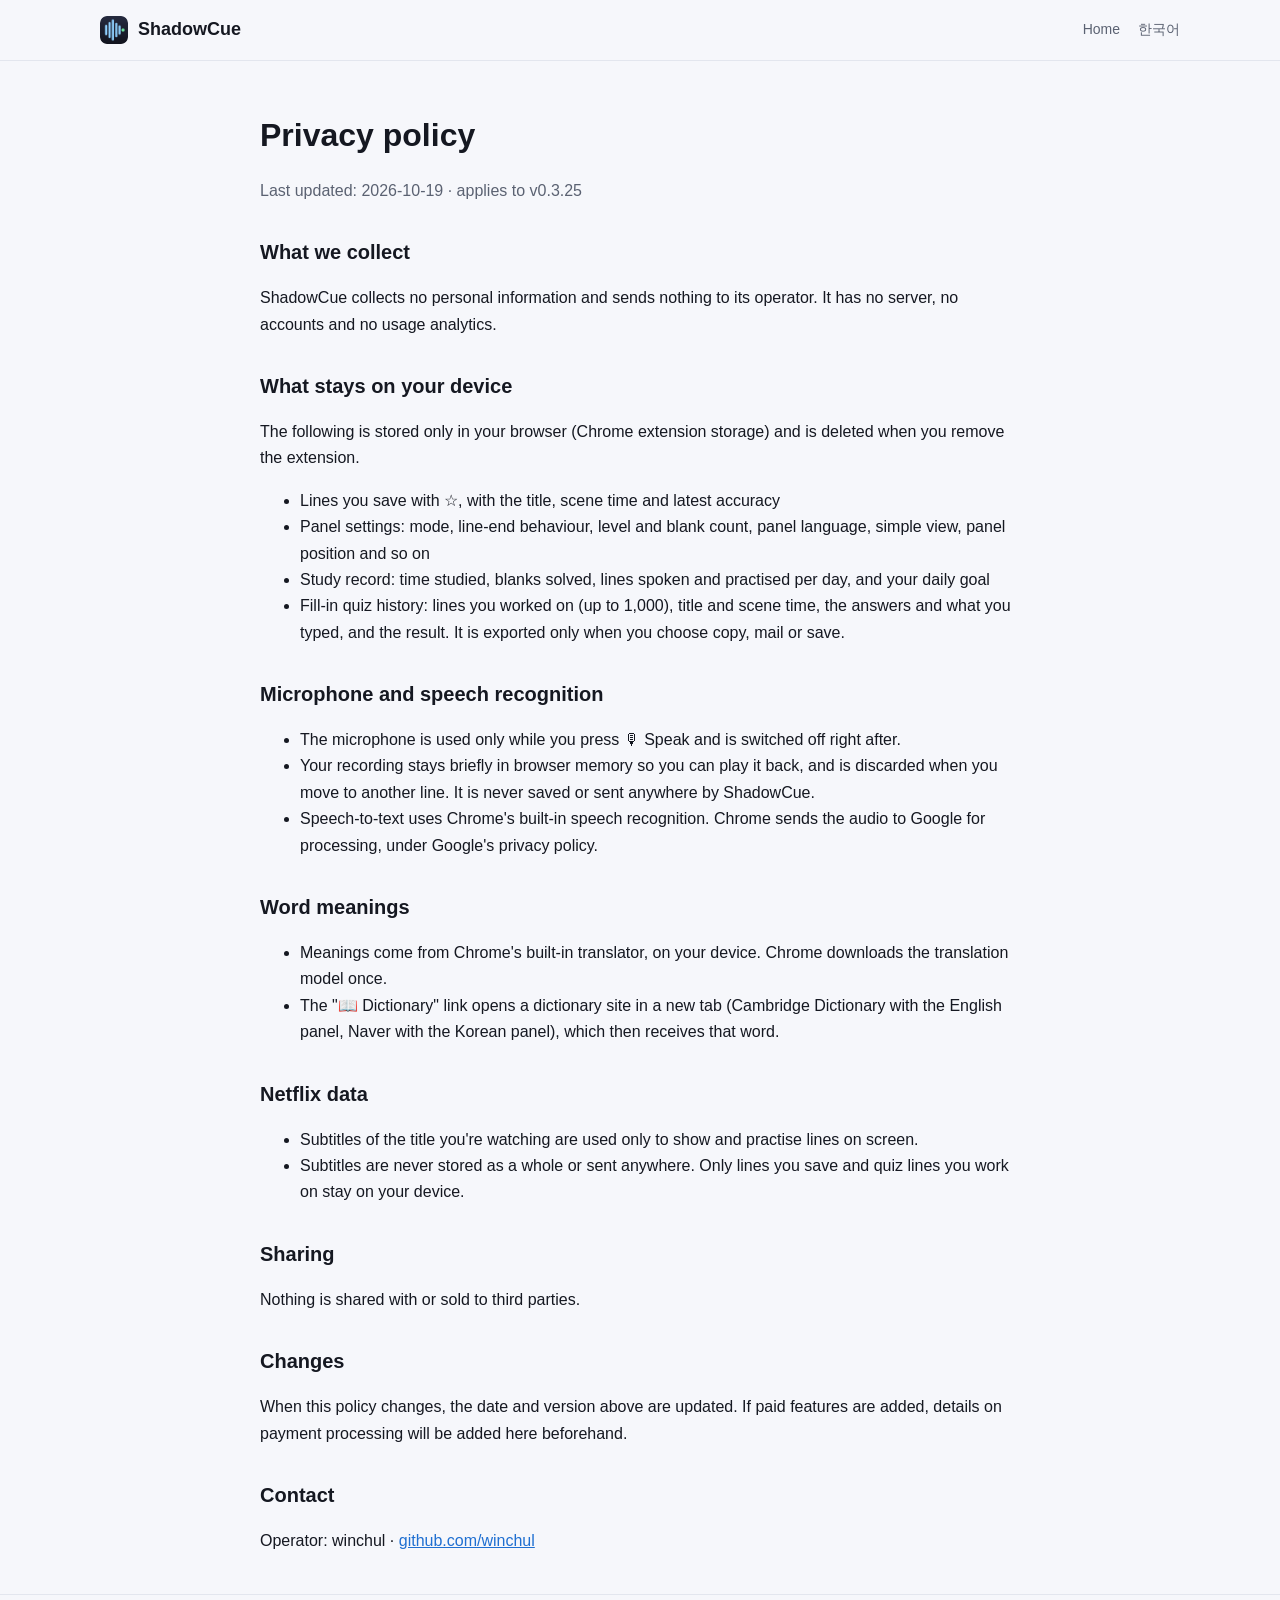
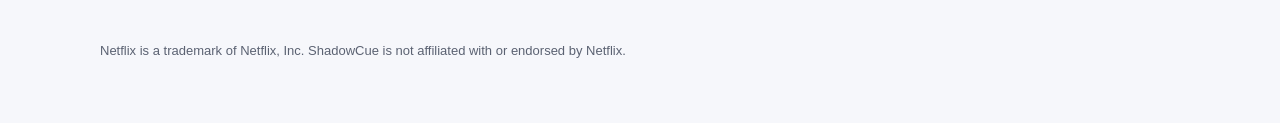
<file: en/privacy.html>
<!doctype html>
<html lang="en">
<head>
  <meta charset="utf-8">
  <meta name="viewport" content="width=device-width, initial-scale=1">
  <meta name="color-scheme" content="light dark">
  <title>Privacy policy — ShadowCue</title>
  <link rel="icon" href="../img/icon.png">
  <link rel="alternate" hreflang="ko" href="../privacy.html">
  <link rel="stylesheet" href="../style.css">
</head>
<body>
  <header class="top">
    <div class="wrap">
      <a class="brand" href="./"><img src="../img/icon.png" alt="" width="28" height="28">ShadowCue</a>
      <nav aria-label="Page menu"><a href="./">Home</a><a href="../privacy.html" lang="ko" hreflang="ko">한국어</a></nav>
    </div>
  </header>
  <main class="wrap doc">
    <h1>Privacy policy</h1>
    <p class="meta">Last updated: 2026-10-19 · applies to v0.3.25</p>

    <h2>What we collect</h2>
    <p>ShadowCue collects no personal information and sends nothing to its operator. It has no server, no accounts and no usage analytics.</p>

    <h2>What stays on your device</h2>
    <p>The following is stored only in your browser (Chrome extension storage) and is deleted when you remove the extension.</p>
    <ul>
      <li>Lines you save with ☆, with the title, scene time and latest accuracy</li>
      <li>Panel settings: mode, line-end behaviour, level and blank count, panel language, simple view, panel position and so on</li>
      <li>Study record: time studied, blanks solved, lines spoken and practised per day, and your daily goal</li>
      <li>Fill-in quiz history: lines you worked on (up to 1,000), title and scene time, the answers and what you typed, and the result. It is exported only when you choose copy, mail or save.</li>
    </ul>

    <h2>Microphone and speech recognition</h2>
    <ul>
      <li>The microphone is used only while you press 🎙 Speak and is switched off right after.</li>
      <li>Your recording stays briefly in browser memory so you can play it back, and is discarded when you move to another line. It is never saved or sent anywhere by ShadowCue.</li>
      <li>Speech-to-text uses Chrome's built-in speech recognition. Chrome sends the audio to Google for processing, under Google's privacy policy.</li>
    </ul>

    <h2>Word meanings</h2>
    <ul>
      <li>Meanings come from Chrome's built-in translator, on your device. Chrome downloads the translation model once.</li>
      <li>The "📖 Dictionary" link opens a dictionary site in a new tab (Cambridge Dictionary with the English panel, Naver with the Korean panel), which then receives that word.</li>
    </ul>

    <h2>Netflix data</h2>
    <ul>
      <li>Subtitles of the title you're watching are used only to show and practise lines on screen.</li>
      <li>Subtitles are never stored as a whole or sent anywhere. Only lines you save and quiz lines you work on stay on your device.</li>
    </ul>

    <h2>Sharing</h2>
    <p>Nothing is shared with or sold to third parties.</p>

    <h2>Changes</h2>
    <p>When this policy changes, the date and version above are updated. If paid features are added, details on payment processing will be added here beforehand.</p>

    <h2>Contact</h2>
    <p>Operator: winchul · <a href="https://github.com/winchul">github.com/winchul</a></p>
  </main>
  <footer><div class="wrap"><p>Netflix is a trademark of Netflix, Inc. ShadowCue is not affiliated with or endorsed by Netflix.</p></div></footer>
</body>
</html>
</file>
<file: style.css>
/* ShadowCue homepage — one stylesheet for every page. Light and dark follow the visitor's system. */
:root {
  color-scheme: light dark;
  --bg: light-dark(#f6f7fb, #0f1117);
  --surface: light-dark(#ffffff, #171a22);
  --line: light-dark(#e3e6ee, #262a35);
  --text: light-dark(#151821, #eef0f5);
  --muted: light-dark(#5b6272, #9aa1b2);
  --accent: light-dark(#1f6fd1, #8fd0ff);
  --accent-text: light-dark(#ffffff, #0b1220);
  --quiz: light-dark(#b8740a, #ffc46b);
  --speak: light-dark(#1d8a55, #6ee7a0);
  accent-color: var(--accent);
}
* { box-sizing: border-box; }
html { scroll-behavior: smooth; }
body {
  margin: 0;
  background: var(--bg);
  color: var(--text);
  font: 16px/1.65 -apple-system, BlinkMacSystemFont, "Apple SD Gothic Neo", "Pretendard", "Segoe UI", "Noto Sans KR", sans-serif;
  -webkit-font-smoothing: antialiased;
  word-break: keep-all; /* Korean wraps between words, not inside them */
  overflow-wrap: anywhere;
}
a { color: var(--accent); }
img { max-width: 100%; height: auto; display: block; }
.wrap { width: min(1080px, 100% - 32px); margin-inline: auto; }

/* header */
.top { position: sticky; top: 0; z-index: 10; background: color-mix(in srgb, var(--bg) 85%, transparent); backdrop-filter: blur(10px); border-bottom: 1px solid var(--line); }
.top .wrap { display: flex; align-items: center; gap: 16px; min-height: 60px; }
.brand { display: flex; align-items: center; gap: 10px; font-weight: 800; font-size: 18px; color: var(--text); text-decoration: none; }
.brand img { width: 28px; height: 28px; border-radius: 7px; }
.top nav { margin-left: auto; display: flex; gap: 18px; font-size: 14px; flex-wrap: wrap; }
.top nav a { color: var(--muted); text-decoration: none; }
.top nav a:hover, .top nav a[aria-current] { color: var(--text); }

/* hero */
.hero { padding: 72px 0 40px; display: grid; grid-template-columns: 1.3fr 1fr; gap: 40px; align-items: center; }
.hero h1 { font-size: clamp(30px, 4.4vw, 48px); line-height: 1.2; margin: 0 0 16px; letter-spacing: -0.02em; }
.hero p.lead { font-size: 18px; color: var(--muted); margin: 0 0 28px; }
.cta { display: flex; gap: 12px; flex-wrap: wrap; align-items: center; }
.btn { display: inline-flex; align-items: center; gap: 8px; padding: 12px 20px; border-radius: 12px; font-weight: 700; text-decoration: none; border: 1px solid var(--line); color: var(--text); background: var(--surface); }
.btn.primary { background: var(--accent); color: var(--accent-text); border-color: transparent; }
.btn[aria-disabled="true"] { opacity: 0.6; pointer-events: none; }
.note { font-size: 13px; color: var(--muted); }
.shot { border-radius: 14px; border: 1px solid var(--line); box-shadow: 0 20px 50px rgb(0 0 0 / 0.25); width: min(100%, 420px); justify-self: center; }

/* sections */
section { padding: 56px 0; border-top: 1px solid var(--line); }
section h2 { font-size: clamp(24px, 3vw, 32px); margin: 0 0 8px; letter-spacing: -0.01em; }
section > .wrap > p.sub { color: var(--muted); margin: 0 0 32px; }
.modes { display: grid; grid-template-columns: repeat(3, 1fr); gap: 20px; }
.card { background: var(--surface); border: 1px solid var(--line); border-radius: 16px; padding: 22px; }
.card h3 { margin: 0 0 6px; font-size: 19px; }
.card p { margin: 0; color: var(--muted); }
.card .tag { font-size: 12px; font-weight: 700; letter-spacing: 0.04em; text-transform: uppercase; }
.listen .tag { color: var(--accent); }
.quiz .tag { color: var(--quiz); }
.speak .tag { color: var(--speak); }
.feature { display: grid; grid-template-columns: 1.2fr 1fr; gap: 36px; align-items: center; margin-top: 40px; }
.feature:nth-of-type(even) .text { order: 2; }
.feature ul { padding-left: 20px; color: var(--muted); }
.feature li { margin: 4px 0; }
.steps { counter-reset: s; display: grid; grid-template-columns: repeat(4, 1fr); gap: 16px; list-style: none; padding: 0; }
.steps li { counter-increment: s; background: var(--surface); border: 1px solid var(--line); border-radius: 14px; padding: 18px; }
.steps li::before { content: counter(s); display: inline-grid; place-items: center; width: 28px; height: 28px; border-radius: 50%; background: var(--accent); color: var(--accent-text); font-weight: 800; margin-bottom: 8px; }
kbd { font: 600 13px ui-monospace, SFMono-Regular, Menlo, monospace; padding: 1px 6px; border-radius: 6px; border: 1px solid var(--line); background: var(--surface); }
.levels { width: 100%; border-collapse: collapse; background: var(--surface); border-radius: 14px; overflow: hidden; }
.levels th, .levels td { text-align: left; padding: 10px 14px; border-bottom: 1px solid var(--line); font-size: 15px; }
.levels th { color: var(--muted); font-weight: 600; }
.privacy-points { display: grid; grid-template-columns: repeat(3, 1fr); gap: 16px; }
.price { display: grid; grid-template-columns: 1fr 1fr; gap: 20px; }
.price .card .amount { font-size: 28px; font-weight: 800; margin: 6px 0 10px; }
.price ul { padding-left: 20px; color: var(--muted); margin: 0; }
details { background: var(--surface); border: 1px solid var(--line); border-radius: 12px; padding: 14px 18px; margin-bottom: 10px; }
details summary { cursor: pointer; font-weight: 700; }
details p { color: var(--muted); margin: 10px 0 0; }

/* footer */
footer { border-top: 1px solid var(--line); padding: 32px 0 48px; font-size: 13px; color: var(--muted); }
footer .wrap { display: grid; gap: 8px; }
footer nav { display: flex; gap: 16px; flex-wrap: wrap; }

/* legal pages */
.doc { padding: 48px 0 24px; max-width: 760px; }
.doc h1 { font-size: 32px; margin: 0 0 6px; }
.doc h2 { font-size: 20px; margin: 32px 0 8px; }
.doc p, .doc li { color: var(--text); }
.doc .meta { color: var(--muted); }

@media (max-width: 860px) {
  .hero, .feature { grid-template-columns: 1fr; }
  .feature:nth-of-type(even) .text { order: 0; }
  .modes, .privacy-points, .price { grid-template-columns: 1fr; }
  .steps { grid-template-columns: 1fr 1fr; }
  .top nav { gap: 12px; }
}
@media (max-width: 520px) {
  .steps { grid-template-columns: 1fr; }
  .top nav a.hide-sm { display: none; }
}
</file>
